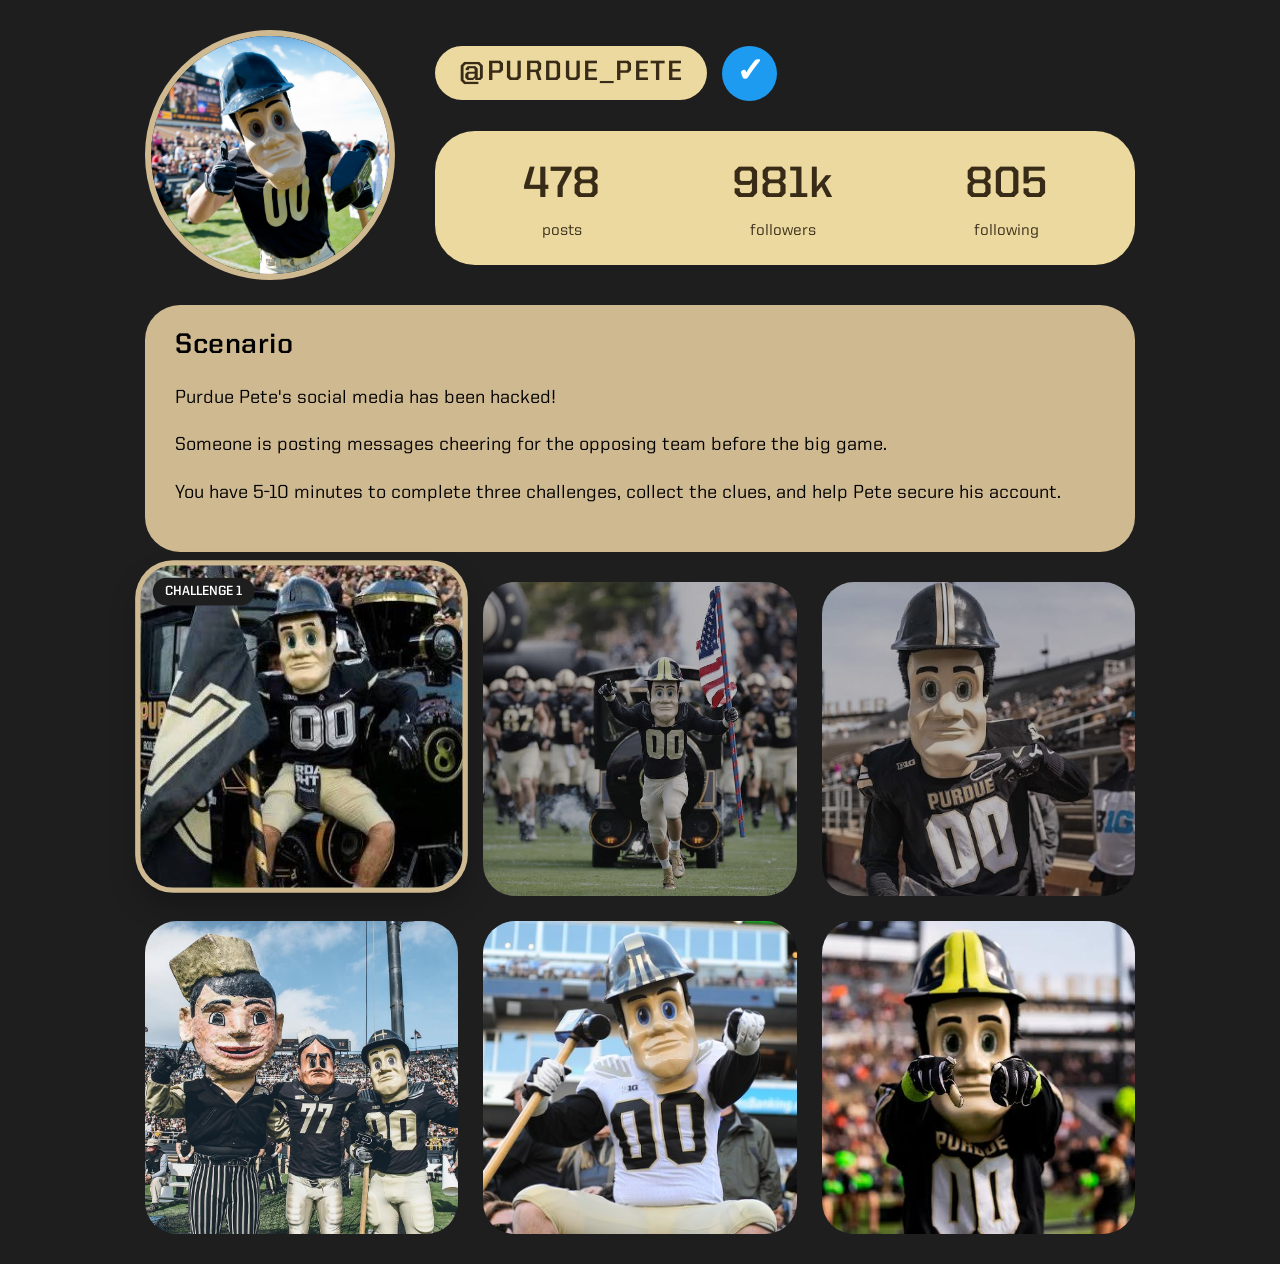
<file: index.html>
<!DOCTYPE html>
<html lang="en">
<head>
    <meta charset="UTF-8">
    <meta name="viewport" content="width=device-width, initial-scale=1.0">
    <title>Boiler Pete Social Page</title>

    <link rel="stylesheet" href="style.css">
    <script src="escape.js" defer></script>
</head>

<body>

    <div class="profile">

        <div class="profile-header">

            <img
                src="images/boilerpete.jpg"
                alt="Profile picture"
                class="profile-picture"
            >

            <div class="profile-info">

                <div class="username-row">
                    <h1>@purdue_pete</h1>
                    <span class="verified">✓</span>
                </div>

                <div class="stats">

                    <div>
                        <span class="number">478</span>
                        <span>posts</span>
                    </div>

                    <div>
                        <span class="number">981k</span>
                        <span>followers</span>
                    </div>

                    <div>
                        <span class="number">805</span>
                        <span>following</span>
                    </div>

                </div>

            </div>

        </div>

        <div class="scenario">

            <h2>Scenario</h2>

            <p>
                Purdue Pete's social media has been hacked!
            </p>

            <p>
                Someone is posting messages cheering for the opposing team before the big game. 
            </p>

            <p>
                You have 5-10 minutes to complete three challenges, collect the clues, and help 
                Pete secure his account.
            </p>

        </div>

        <!-- POSTS / CHALLENGES -->

        <div class="post-grid">
            
            <!-- CHALLENGE 1 -->
             <button class="post challenge" id="challenge1" data-challenge="1">
                <img src="images/boiler pete 1.jpeg" alt="Boiler Pete in the train">
                <span class="challenge-label">Challenge 1</span>
             </button>

            <!-- CHALLENGE 2 -->
            <button class="post challenge" id="challenge2" data-challenge="2">
                <img src="images/bp3.jpeg" alt="Boiler Pete leading the players">
                <span class="challenge-label">Challenge 2</span>
            </button>

            <!-- CHALLENGE 3 -->
            <button class="post challenge" id="challenge3" data-challenge="3">
                <img src="images/bpfootball.jpeg" alt="Boiler Pete in his uniform">
                <span class="challenge-label">Challenge 3</span>
            </button>

            <!-- DECORATIVE POSTS -->
            <div class="post">
                <img src="images/bp4.jpg" alt="All Boiler Pete versions">
            </div>
            <div class="post">
                <img src="images/bp5.jpg" alt="Boiler Pete with a hammer">
            </div>
            <div class="post">
                <img src="images/bp6.jpeg" alt="Boiler Pete pointing">
            </div>

        </div>

    </div>

    <!-- FINAL ESCAPE ROOM SUCCESS POPUP -->
     <div class="popup-overlay" id="finalSuccessPopup">
        <div class="success-popup">
            <div class="success-icon">✓</div>

            <h2>Boiler Pete's Account Is Secure!</h2>

            <p>
                Congratulations! You've completed all three challenges 
                and helped Boiler Pete protect his account from hackers!
            </p>

            <p><strong>Boiler Pete is safe, and the escape room is complete!</strong></p>

            <button type="button" class="continue-button" id="restartEscapeRoom">Play Again</button>
        </div>
     </div>

</body>
</html>
</file>
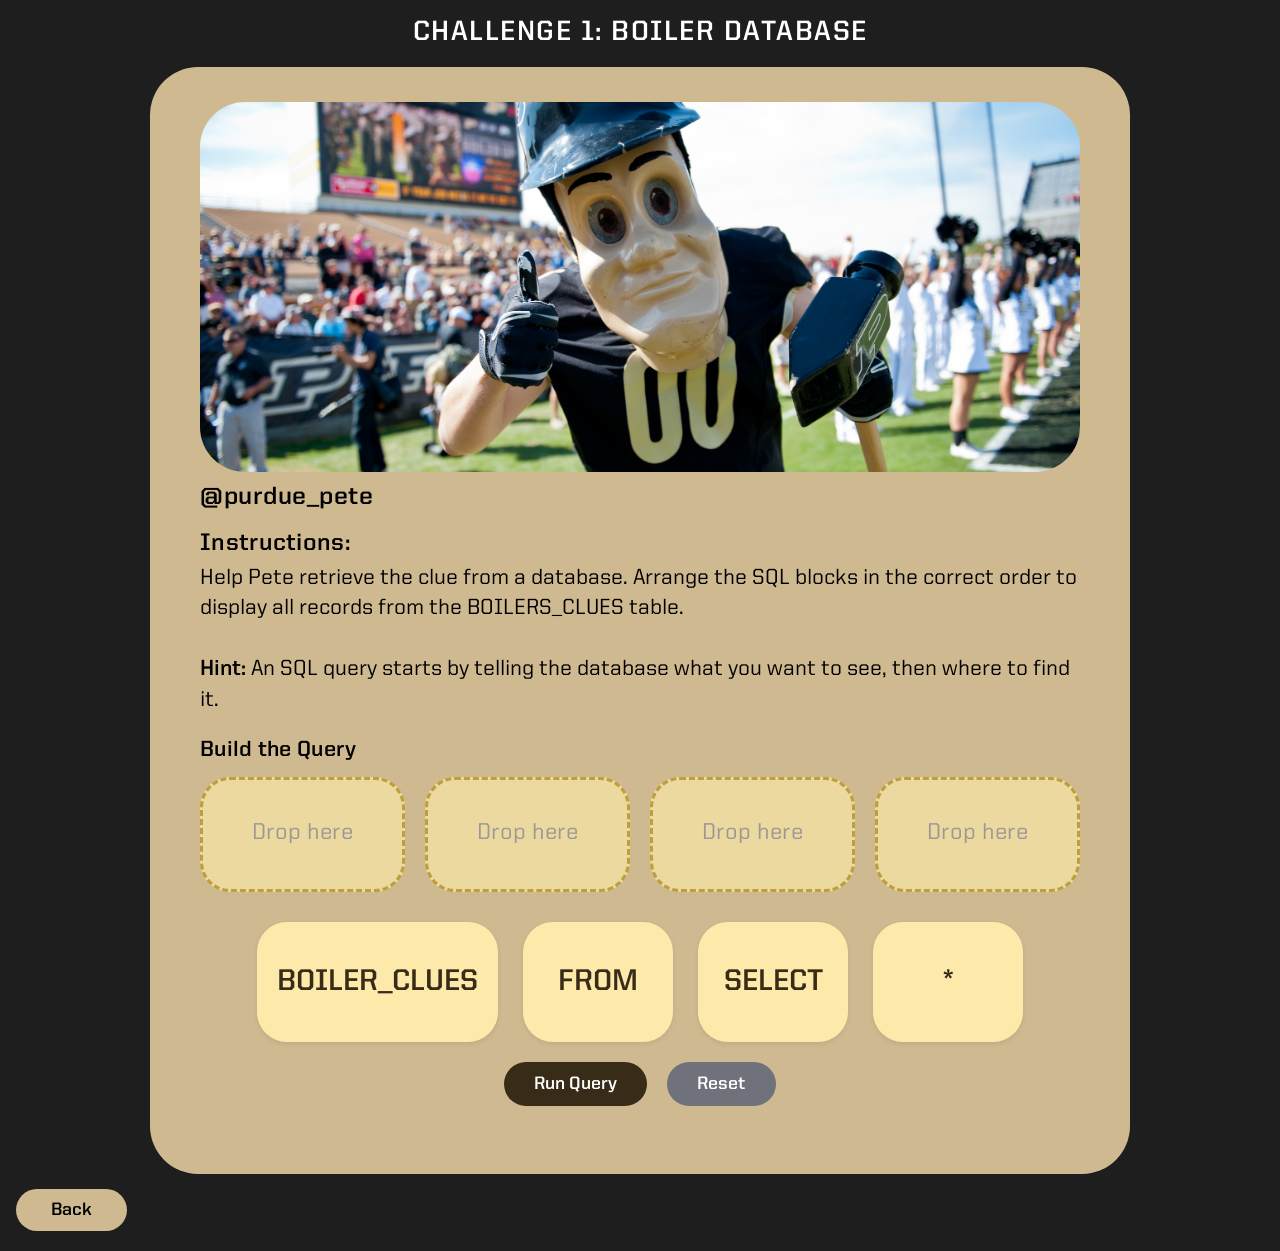
<file: challenge1.html>
<!DOCTYPE html>
<html lang="en">
<head>
    <meta charset="UTF-8">
    <meta name="viewport" content="width=device-width, initial-scale=1.0">
    <title>Boiler Pete Social Page - Challenge 1</title>
    <link rel="stylesheet" href="style.css">
    <script src="escape.js" defer></script>
</head>
<body>
    <h1 class="challenge-title">Challenge 1: Boiler Database</h1>

    <main class="challenge-container">
        
        <!-- IMAGE -->
         <img src="images/boilerpete.jpg" alt="Boiler Pete Purdue Mascot" class="challenge-image">

        <!-- USERNAME -->
         <h2>@purdue_pete</h2>

        <!-- INSTRUCTIONS -->
         <section class="instructions">
            <h3>Instructions:</h3>
            <p>Help Pete retrieve the clue from a database. Arrange the SQL blocks in the correct order to display all records from the BOILERS_CLUES table.</p>
            <p class="hint">
                <strong>Hint:</strong>
                An SQL query starts by telling the database what you want to see, then where to find it.
            </p>
         </section>

         <!-- SQL QUERY AREA -->
          <section class="sql-area">
            <h3>Build the Query</h3>

            <!-- Drop zones -->
             <div class="query-slots" id="querySlots">
                <div class="query-slot" data-position="0">
                    <span>Drop here</span>
                </div>
                <div class="query-slot" data-position="1">
                    <span>Drop here</span>
                </div>
                <div class="query-slot" data-position="2">
                    <span>Drop here</span>
                </div>
                <div class="query-slot" data-position="3">
                    <span>Drop here</span>
                </div>
             </div>

             <!-- Available blocks -->
              <div class="sql-blocks" id="sqlBlocks">
                <div class="sql-block" draggable="true" data-value="RIVALS">BOILER_CLUES</div>
                <div class="sql-block" draggable="true" data-value="FROM">FROM</div>
                <div class="sql-block" draggable="true" data-value="SELECT">SELECT</div>
                <div class="sql-block" draggable="true" data-value="*">*</div>
              </div>

              <div class="query-buttons">
                <button type="button" id="runQuery">Run Query</button>
                <button type="button" id="resetQuery">Reset</button>
              </div>
              <p id="queryMessage" class="query-message"></p>
          </section>
    </main>

    <!-- BACK BUTTON -->
     <button type="button" class="back-button" onclick="window.location.href='index.html'">Back</button>

    <!-- SUCCESS POPUP -->
     <div class="popup-overlay" id="successPopup">
        <div class="success-popup">
            <button type="button" class="close-popup" id="closePopup" aria-label="Close">x</button>
            <div class="success-icon">✓</div>

            <h2>Query Successful!</h2>

            <p>You found a working SQL query.</p>

            <!-- FAKE SQL TABLE -->
            <div class="fake-table-container">
                <h3>RIVALS</h3>
                <table>
                    <thead>
                        <tr>
                            <th>TEAM</th>
                            <th>MESSAGE</th>
                            <th>CODE</th>
                        </tr>
                    </thead>
                    <tbody>
                        <tr>
                            <td>Opponent</td>
                            <td>Good luck!</td>
                            <td>Gold</td>
                        </tr>
                        <tr>
                            <td>Opponent</td>
                            <td>See you Sunday!</td>
                            <td>42</td>
                        </tr>
                        <tr>
                            <td>Opponent</td>
                            <td>We know you're watching.</td>
                            <td>17</td>
                        </tr>
                    </tbody>
                </table>
            </div>

            <!-- NEXT CHALLENGE CLUE -->
            <div class="next-clue">
                <h3>Clue for the next challenge</h3>
                <p>The password needs something Boiler Pete already knows.</p>
                <p><strong>Look at the CODE column.</strong></p>
            </div>
            <button type="button" class="continue-button" id="continueButton">Continue</button>
        </div>
     </div>
</body>
</html>
</file>
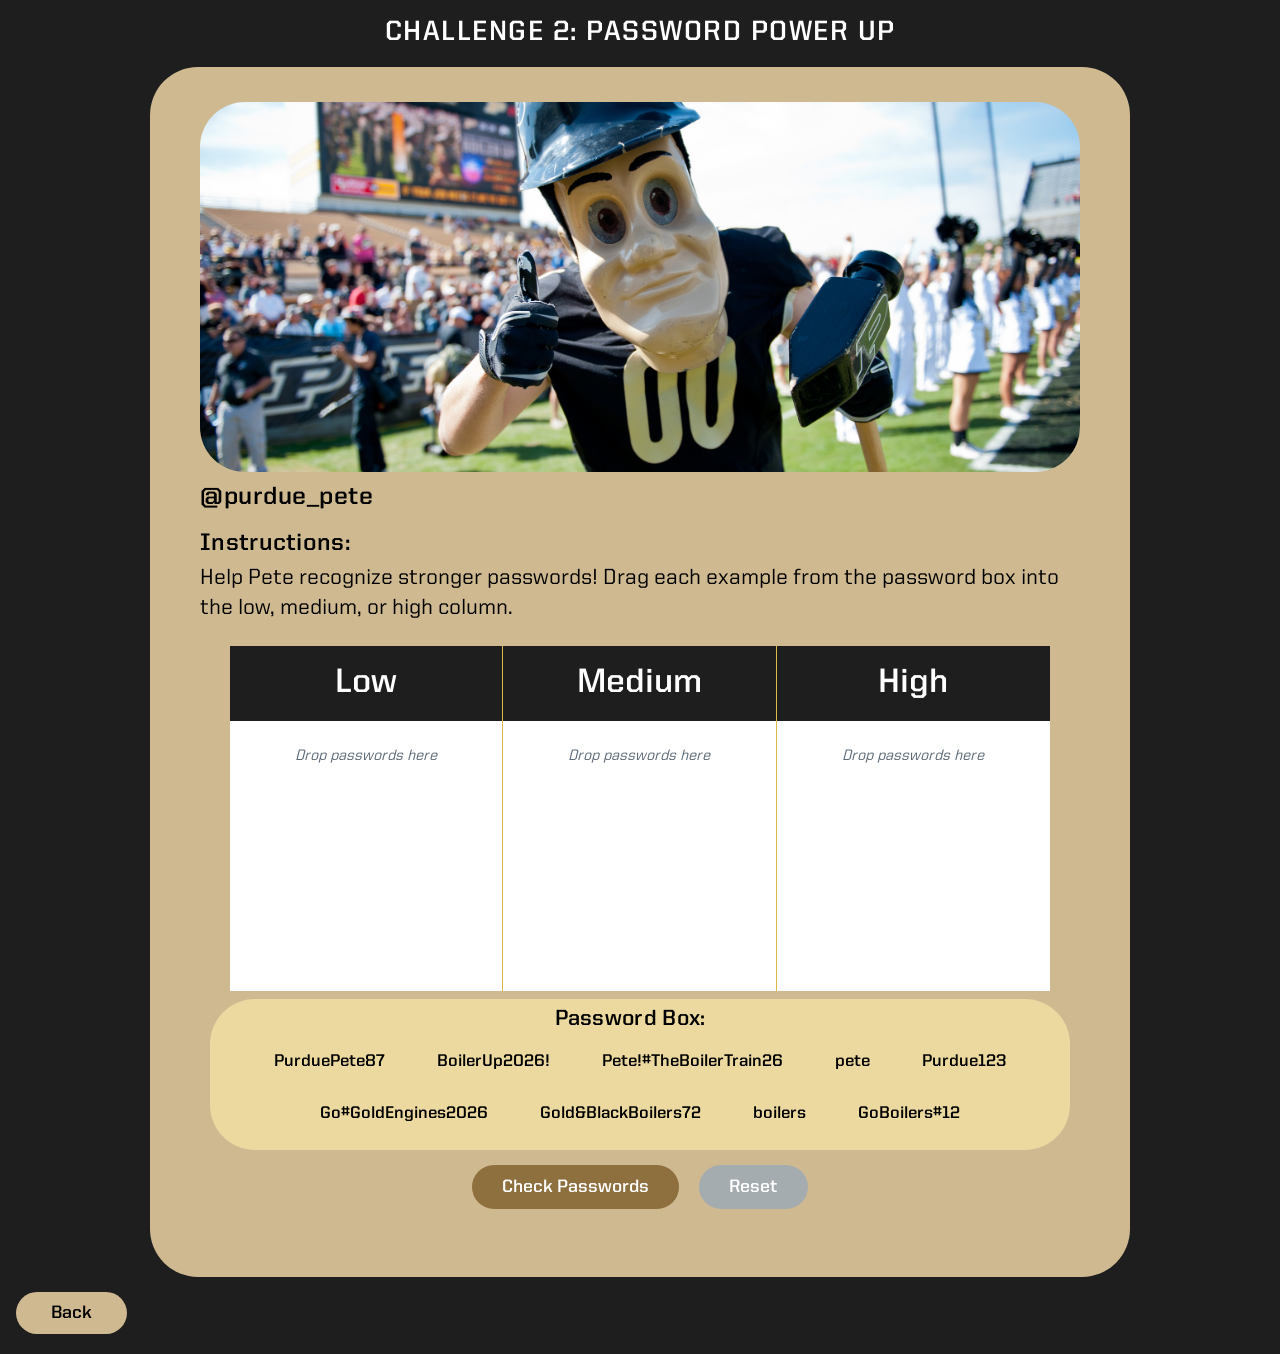
<file: challenge2.html>
<!DOCTYPE html>
<html lang="en">
<head>
    <meta charset="UTF-8">
    <meta name="viewport" content="width=device-width, initial-scale=1.0">
    <title>Boiler Pete Social Page - Challenge 2</title>
    <link rel="stylesheet" href="style.css">
    <script src="escape.js" defer></script>
</head>
<body>
    <h1 class="challenge-title">Challenge 2: Password Power Up</h1>
    <main class="challenge-container">

        <!-- IMAGE -->
         <img src="images/boilerpete.jpg" alt="Boiler Pete Purdue Mascot" class="challenge-image">

        <!-- USERNAME -->
         <h2>@purdue_pete</h2>

        <!-- INSTRUCTIONS -->
         <section class="instructions">
            <h3>Instructions:</h3>
            <p>
                Help Pete recognize stronger passwords! Drag each example from the password box into the low, 
                medium, or high column.
            </p>
         </section>

         <!-- PASSWORD PUZZLE -->
          <section class="password-area">
            
            <!-- SECURITY LEVEL COLUMNS -->
             <div class="password-columns">
                
                <!-- LOW -->
                 <div class="password-column" data-level="low">
                    <div class="password-column-header">Low</div>
                    <div class="password-drop-zone">
                        <p class="drop-message">Drop passwords here</p>
                    </div>
                 </div>

                <!-- MEDIUM -->
                 <div class="password-column" data-level="medium">
                    <div class="password-column-header">Medium</div>
                    <div class="password-drop-zone">
                        <p class="drop-message">Drop passwords here</p>
                    </div>
                 </div>

                <!-- HIGH -->
                 <div class="password-column" data-level="high">
                    <div class="password-column-header">High</div>
                    <div class="password-drop-zone">
                        <p class="drop-message">Drop passwords here</p>
                    </div>
                 </div>
             </div>

            <!-- PASSWORD BOX -->
             <div class="password-box">
                <h3>Password Box:</h3>
                <div class="password-options" id="passwordOptions">
                    <div class="password-item" draggable="true" data-password="PurduePete87" data-level="medium">PurduePete87</div>
                    <div class="password-item" draggable="true" data-password="BoilerUp2026!" data-level="medium">BoilerUp2026!</div>
                    <div class="password-item" draggable="true" data-password="Pete!#TheBoilerTrain26" data-level="high">Pete!#TheBoilerTrain26</div>
                    <div class="password-item" draggable="true" data-password="pete" data-level="low">pete</div>
                    <div class="password-item" draggable="true" data-password="Purdue123" data-level="low">Purdue123</div>
                    <div class="password-item" draggable="true" data-password="Go#GoldEngines2026" data-level="high">Go#GoldEngines2026</div>
                    <div class="password-item" draggable="true" data-password="Gold&BlackBoilers72" data-level="high">Gold&BlackBoilers72</div>
                    <div class="password-item" draggable="true" data-password="boilers" data-level="low">boilers</div>
                    <div class="password-item" draggable="true" data-password="GoBoilers#12" data-level="medium">GoBoilers#12</div>
                </div>
             </div>
            <!-- BUTTONS -->
             <div class="password-buttons">
                <button type="button" id="checkPasswords">Check Passwords</button>
                <button type="button" id="resetPasswords">Reset</button>
             </div>
             <p id="passwordMessage" class="query-message"></p>
          </section>
    </main>

    <!-- BACK BUTTON -->
     <button type="button" class="back-button" onclick="window.location.href='index.html'">Back</button>
    
    <!-- SUCCESS POPUP -->
     <div class="popup-overlay" id="passwordSuccessPopup">
        <div class="success-popup">
            <button type="button" class="close-popup" id="closePasswordPopup" aria-label="Close">x</button>
            <div class="success-icon">✓</div>
            <h2>Password Security Check Complete!</h2>
            <p>You correctly identified the security level of every password.</p>

            <!-- NEXT CHALLENGE CLUE -->
             <div class="next-clue">
                <h3>Clue for the next challenge</h3>
                <p>Boiler Pete is receiving messages from people claiming to know him.</p>
                <p><strong>Not every message is what it appears to be.</strong></p>
             </div>
             <button type="button" class="continue-button" id="continuePasswordButton">Continue</button>
        </div>
     </div>
</body>
</html>
</file>
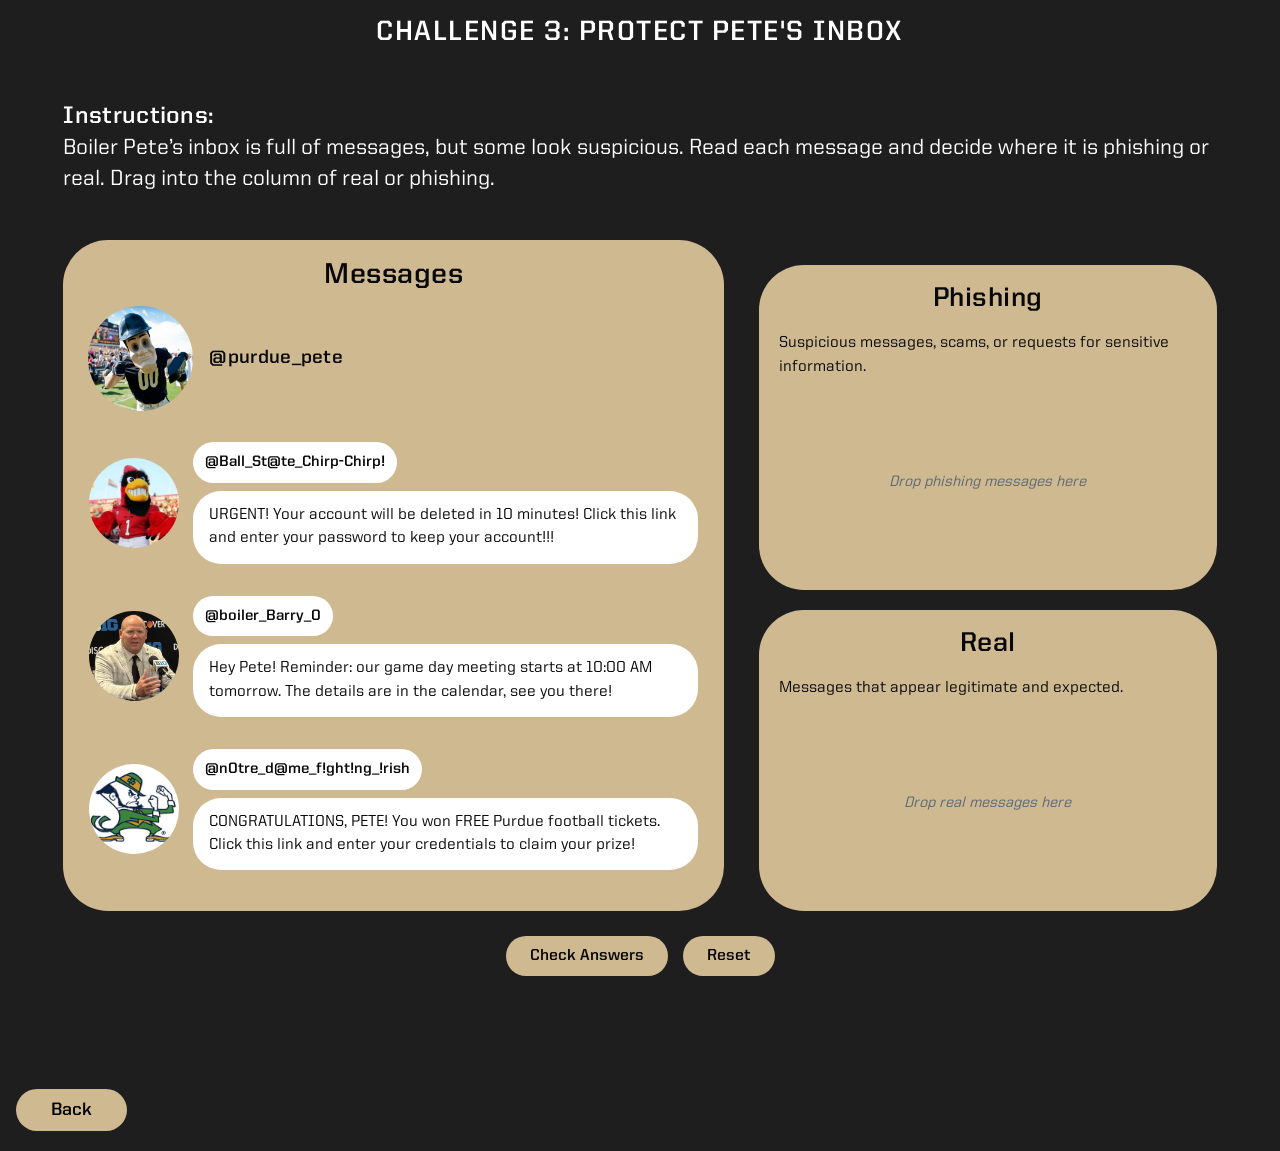
<file: challenge3.html>
<!DOCTYPE html>
<html lang="en">
<head>
    <meta charset="UTF-8">
    <meta name="viewport" content="width=device-width, initial-scale=1.0">
    <title>Boiler Pete Social Page - Challenge 3</title>
    <link rel="stylesheet" href="style.css">
    <script src="escape.js" defer></script>
</head>
<body>
    <h1 class="challenge-title">Challenge 3: Protect Pete's Inbox</h1>
    <main class="challenge3-container">
        <section class="instructions challenge3-instructions">
            <h3>Instructions:</h3>
            <p>
                Boiler Pete’s inbox is full of messages, but some look suspicious. Read each message and decide 
                where it is phishing or real. Drag into the column of real or phishing.
            </p>
        </section>
        <section class="message-game">

            <!-- LEFT SIDE: BLUE'S INBOX -->
             <div class="inbox-panel">
                <h2>Messages</h2>
                <div class="inbox-profile">
                    <img src="images/boilerpete.jpg" alt="Boiler Pete Purdue Mascot">
                    <h3>@purdue_pete</h3>
                </div>
                <div class="message-list" id="messageList">
                    <article class="message-card" draggable="true" data-answer="phishing">
                        <img src="images/ball state.jpeg" alt="Sender avatar">
                        <div class="message-content">
                            <div class="message-sender">@Ball_St@te_Chirp-Chirp!</div>
                            <div class="message-bubble">
                                URGENT! Your account will be deleted in 10 minutes! Click this link and enter your password 
                                to keep your account!!!
                            </div>
                        </div>
                    </article>
                    <article class="message-card" draggable="true" data-answer="real">
                        <img src="images/barrypurdue.jpeg" alt="Sender avatar">
                        <div class="message-content">
                            <div class="message-sender">@boiler_Barry_O</div>
                            <div class="message-bubble">
                                Hey Pete! Reminder: our game day meeting starts at 10:00 AM tomorrow. The details are in the 
                                calendar, see you there!
                            </div>
                        </div>
                    </article>
                    <article class="message-card" draggable="true" data-answer="phishing">
                        <img src="images/notre dame 1.jpeg" alt="Sender avatar">
                        <div class="message-content">
                            <div class="message-sender">@n0tre_d@me_f!ght!ng_!rish</div>
                            <div class="message-bubble">
                                CONGRATULATIONS, PETE! You won FREE Purdue football tickets. Click this link and enter 
                                your credentials to claim your prize!
                            </div>
                        </div>
                    </article>
                </div>
             </div>

            <!-- RIGHT SIDE: SORTING COLUMNS -->
             <div class="sorting-panels">

                <section class="sorting-panel">
                    <h2>Phishing</h2>
                    <p class="sorting-hint">Suspicious messages, scams, or requests for sensitive information.</p>
                    <div class="message-drop-zone" data-category="phishing" aria-label="Drop phishing messages here">
                        <p class="drop-message">Drop phishing messages here</p>
                    </div>
                </section>

                <section class="sorting-panel">
                    <h2>Real</h2>
                    <p class="sorting-hint">Messages that appear legitimate and expected.</p>
                    <div class="message-drop-zone" data-category="real" aria-label="Drop real messages here">
                        <p class="drop-message">Drop real messages here</p>
                    </div>
                </section>

             </div>
        </section>

        <div class="message-buttons">
            <button type="button" id="checkMessages">Check Answers</button>
            <button type="button" id="resetMessages">Reset</button>
        </div>

        <p id="messageResult" class="query-message" aria-live="polite"></p>
    </main>

    <button type="button" class="back-button" onclick="window.location.href='index.html'">Back</button>

    <!-- SUCCESS POPUP-->
     <div class="popup-overlay" id="messageSuccessPopup">
        <div class="success-popup">
            <button type="button" class="close-popup" id="closeMessagePopup" aria-label="Close">x</button>

            <div class="success-icon">✓</div>
            <h2>Challenge Complete!</h2>

            <p>
                Great job! You correctly identified the phishing messages 
                and the real message in Boiler Pete's inbox.
            </p>
            <div class="next-clue">
                <h3>Challenge Completed</h3>
                <p>
                    You helped Boiler Pete spot suspicious messages and protect
                    his account. All three challenges are now complete!
                </p>
            </div>

            <button type="button" class="continue-button" id="continueMessageButton">Finish Escape Room</button>
        </div>
     </div>
</body>
</html>
</file>
<file: style.css>
@font-face {
    font-family: 'United Sans';
    src: url('./UnitedSans_purdue_2023/UnitedSansRgMd.otf') format('opentype');
    font-weight: 500;
    font-style: normal;
}

@font-face {
    font-family: 'United Sans';
    src: url('./UnitedSans_purdue_2023/UnitedSansRgBd.otf') format('opentype');
    font-weight: 700;
    font-style: normal;
}

@font-face {
    font-family: 'United Sans';
    src: url('./UnitedSans_purdue_2023/UnitedSansRgBk.otf') format('opentype');
    font-weight: 800;
    font-style: normal;
}

* {
    box-sizing: border-box;
}

body {
    margin: 0;
    font-family: 'United Sans', Arial, Helvetica, sans-serif;
    background-color: #1e1e1e;
    color: #000000;
    font-size: 16px;
    line-height: 1.5;
}

h1,
h2,
h3,
.challenge-title {
    font-family: 'United Sans', Impact, sans-serif;
    font-weight: 600;
    line-height: 1.1;
}

h1,
.challenge-title {
    letter-spacing: 1.5px;
    text-transform: uppercase;
}

h2 {
    letter-spacing: 0.5px;
}

h3 {
    letter-spacing: 0.3px;
}

p,
button,
input,
textarea,
select,
.message-sender,
.message-bubble,
.sql-block,
.password-item {
    font-family: 'United Sans', Arial, Helvetica, sans-serif;
}

.profile {
    max-width: 1050px;
    margin: 0 auto;
    padding: 30px;
}

/* PROFILE HEADER */

.profile-header {
    display: flex;
    align-items: center;
    gap: 40px;
}

.profile-picture {
    width: 250px;
    height: 250px;
    border-radius: 50%;
    object-fit: cover;
    border: 6px solid #cfb991;
}

.profile-info {
    flex: 1;
}

.username-row {
    display: flex;
    align-items: center;
    gap: 15px;
}

.username-row h1 {
    background-color: #ebd99f;
    color: #382c18;
    padding: 12px 24px;
    border-radius: 30px;
    margin: 0;
    font-size: 28px;
}

.verified {
    width: 55px;
    height: 55px;
    display: flex;
    align-items: center;
    justify-content: center;
    border-radius: 50%;
    background-color: #1d9bf0;
    color: white;
    font-size: 34px;
    font-weight: bold;
}

/* STATS */

.stats {
    margin-top: 30px;
    background-color: #ebd99f;
    color: #382c18;
    border-radius: 40px;
    padding: 22px;
    display: flex;
    justify-content: space-around;
    text-align: center;
}

.stats div {
    display: flex;
    flex-direction: column;
}

.number {
    font-size: 44px;
    font-weight: bold;
}

/* SCENARIO */

.scenario {
    margin-top: 25px;
    background-color: #cfb991;
    color: #000000;
    border-radius: 35px;
    padding: 25px 30px;
    font-size: 19px;
    line-height: 1.5;
}

.scenario h2 {
    margin-top: 0;
}

/* POSTS */

.post-grid {
    margin-top: 30px;
    display: grid;
    grid-template-columns: repeat(3, 1fr);
    gap: 25px;
}

.post {
    position: relative;
    width: 100%;
    aspect-ratio: 1 / 1;
    overflow: hidden;
    padding: 0;
    border: none;
    border-radius: 32px;
    background-color: #cfb991;
}

.post img {
    width: 100%;
    height: 100%;
    display: block;
    object-fit: cover;
}

.challenge {
    cursor: not-allowed;
    transition: transform 0.25s ease, box-shadow 0.25s ease, filter 0.25s ease;
}

.challenge.locked {
    cursor: not-allowed;
    filter: saturate(0.7);
    opacity: 0.7;
}

.challenge.active {
    cursor: pointer;
    transform: translateY(-12px) scale(1.03);
    box-shadow: 0 0 0 5px #cfb991, 0 15px 30px rgba(0, 0, 0, 0.3);
    z-index: 5;
}

.challenge.active:hover {
    transform: translateY(-18px) scale(1.05);
    box-shadow: 0 0 0 6px #cfb991, 0 20px 35px rgba(0, 0, 0, 0.35);
}

.challenge-label {
    position: absolute;
    top: 12px;
    left: 12px;
    padding: 7px 12px;
    border-radius: 15px;
    background-color: #1e1e1e;
    color: white;
    font-size: 13px;
    font-weight: bold;
    text-transform: uppercase;
}

.challenge.locked .challenge-label {
    display: none;
}

.challenge.complete {
    cursor: default;
    opacity: 0.75;
    filter: saturate(0.7);
}

.challenge.complete::after {
    content: "✓ SOLVED";
    position: absolute;
    top: 12px;
    right: 12px;
    padding: 7px 11px;
    border-radius: 15px;
    background-color: #477329;
    color: white;
    font-size: 13px;
    font-weight: bold;
}

/* CHALLENGE PAGES */

.challenge-title {
    margin: 18px 0;
    text-align: center;
    color: white;
    font-size: 28px;
}

.challenge-container {
    width: min(980px, calc(100% - 40px));
    margin: 0 auto;
    padding: 35px 50px 25px;
    background-color: #cfb991;
    border-radius: 48px;
}

.challenge-image {
    display: block;
    width: 100%;
    height: 370px;
    object-fit: cover;
    border-radius: 45px;
}

.challenge-container > h2 {
    margin: 12px 0 20px;
    font-size: 25px;
}

.instructions h3 {
    margin: 0 0 5px;
    font-size: 24px;
}

.instructions p {
    margin: 5px 0 22px;
    font-size: 22px;
    line-height: 1.4;
}

.instructions .hint {
    margin-top: 30px;
}

/* CHALLENGE 1 */
.sql-area {
    margin-top: 20px;
}

.sql-area > h3 {
    margin-bottom: 15px;
    font-size: 22px;
}

.query-slots {
    display: grid;
    grid-template-columns: repeat(4, 1fr);
    gap: 20px;
    margin-bottom: 25px;
}

.query-slot {
    display: flex;
    align-items: center;
    justify-content: center;
    min-height: 115px;
    padding: 10px;
    border: 3px dashed #be9f3b;
    border-radius: 30px;
    background-color: #ebd99f;
    color: #9d9795;
    font-size: 23px;
    transition: background-color 0.2s ease, border-color 0.2s ease;
}

.query-slot.drag-over {
    border-color: #ddb945;
    background-color: #f9e6a8;
}

.query-slot .sql-block {
    width: 100%;
    margin: 0;
}

.sql-blocks {
    display: flex;
    justify-content: center;
    gap: 25px;
    flex-wrap: wrap;
    min-height: 130px;
    padding: 5px;
}

.sql-block {
    display: flex;
    align-items: center;
    justify-content: center;
    min-width: 150px;
    min-height: 110px;
    padding: 20px;
    border-radius: 30px;
    background-color: #fdeaab;
    color: #382c18;
    font-size: 30px;
    font-weight: bold;
    cursor: grab;
    user-select: none;
    box-shadow: 0 2px 5px rgba(0, 0, 0, 0.08);
    transition: transform 0.2s ease, box-shadow 0.2s ease;
}

.sql-block:hover {
    transform: translateY(-5px);
    box-shadow: 0 8px 15px rgba(0, 0, 0, 0.15);
}

.sql-block:active {
    cursor: grabbing;
    transform: scale(0.97);
}

.query-buttons {
    display: flex;
    justify-content: center;
    gap: 20px;
    margin-top: 15px;
}

.query-buttons button,
.continue-button {
    padding: 13px 30px;
    border: none;
    border-radius: 25px;
    background-color: #382c18;
    color: white;
    font-size: 18px;
    font-weight: bold;
    cursor: pointer;
}

.query-buttons button:hover,
.continue-button:hover {
    background-color: #806537;
}

#resetQuery {
    background-color: #6f727b;
}

#resetQuery:hover {
    background-color: #9a9697;
}

.query-message {
    min-height: 28px;
    margin: 15px 0 0;
    text-align: center;
    font-size: 18px;
    font-weight: bold;
}

.query-message.error {
    color: rgb(167, 0, 0);
}

.query-message.success {
    color: #477329;
}

.back-button {
    margin: 15px 0 20px 16px;
    padding: 12px 35px;
    border: none;
    border-radius: 25px;
    background-color: #cfb991;
    font-size: 18px;
    font-weight: bold;
    cursor: pointer;
}

.back-button:hover {
    background-color: #f2d9ac;
}

.popup-overlay {
    position: fixed;
    inset: 0;
    display: none;
    align-items: center;
    justify-content: center;
    padding: 20px;
    background-color: rgba(0, 0, 0, 0.65);
    z-index: 1000;
}

.popup-overlay.show {
    display: flex;
}

.success-popup {
    position: relative;
    width: min(650px, 100%);
    max-height: 90vh;
    overflow-y: auto;
    padding: 35px;
    border-radius: 35px;
    background-color: #cfb991;
    text-align: center;
    box-shadow: 0 20px 50px rgba(0, 0, 0, 0.35);
    animation: popupAppear 0.25s ease;
}

@keyframes popupAppear {
    from {
        opacity: 0;
        transform: scale(0.9);
    }
    to {
        opacity: 1;
        transform: scale(1);
    }
}

.success-icon {
    display: flex;
    align-items: center;
    justify-content: center;
    width: 65px;
    height: 65px;
    margin: 0 auto 10px;
    border-radius: 50%;
    background-color: #477329;
    color: white;
    font-size: 40px;
    font-weight: bold;
}

.success-popup h2 {
    margin: 5px 0 10px;
    font-size: 30px;
}

.success-popup > p {
    font-size: 18px;
}

.close-popup {
    position: absolute;
    top: 15px;
    right: 20px;
    border: none;
    background: none;
    font-size: 32px;
    cursor: pointer;
    color: #333;
}

.close-popup:hover {
    color: #000;
}

.fake-table-container {
    margin: 25px 0;
    padding: 18px;
    border-radius: 20px;
    background-color: #fff4c7;
    border: 2px solid #d6bd5b;
}

.fake-table-container h3 {
    margin: 0 0 12px;
    text-align: left;
    font-size: 20px;
}

table {
    width: 100%;
    border-collapse: collapse;
    font-size: 15px;
}

th,
td {
    padding: 11px;
    border: 1px solid #d6bd5b;
    text-align: left;
}

th {
    background-color: #1e1e1e;
    color: white;
}

td {
    background-color: white;
}

.next-clue {
    margin: 20px 0;
    padding: 18px;
    border-radius: 20px;
    background-color: #fff4c7;
    border: 2px solid #d6bd5b;
    text-align: left;
}

.next-clue h3 {
    margin-top: 0;
    font-size: 20px;
}

.next-clue p {
    margin: 7px 0;
    font-size: 17px;
    line-height: 1.4;
}

.continue-button {
    background-color: #555960;
}

.continue-button:hover {
    background-color: #6f727b;
}

/* CHALLENGE 2 */
.password-area {
    margin-top: 20px;
}

.password-columns {
    display: grid;
    grid-template-columns: repeat(3, 1fr);
    gap: 0;
    margin: 10px auto 8px;
    max-width: 820px;
    background-color: white;
}

.password-column {
    min-width: 0;
    border-right: 1px solid #ddb945;
}

.password-column:last-child {
    border-right: none;
}

.password-column-header {
    display: flex;
    align-items: center;
    justify-content: center;
    min-height: 75px;
    background-color: #1e1e1e;
    color: white;
    font-size: 34px;
    font-weight: bold;
    text-align: center;
}

.password-drop-zone {
    min-height: 270px;
    padding: 12px;
    background-color: #ffffff;
    transition: background-color 0.2s ease, box-shadow 0.2s ease;
}

.password-drop-zone.drag-over {
    background-color: #c4bfc0;
    box-shadow: inset 0 0 0 4px #9d9795;
}

.drop-message {
    margin: 15px 0;
    text-align: center;
    color: #9a9a9a;
    font-size: 16px;
    font-style: italic;
    pointer-events: none;
}

.password-drop-zone .password-item {
    width: 100%;
    margin-bottom: 8px;
}

.password-drop-zone .password-item:last-child {
    margin-bottom: 0;
}

.password-box {
    max-width: 860px;
    margin: 0 auto;
    padding: 8px 35px;
    border-radius: 45px;
    background-color: #ebd99f;
    text-align: center;
}

.password-box h3 {
    display: inline-block;
    margin: 0 20px 0 0;
    font-size: 22px;
}

.password-options {
    display: flex;
    justify-content: center;
    align-items: center;
    gap: 10px 28px;
    flex-wrap: wrap;
    min-height: 85px;
    padding: 8px 0;
}

.password-item {
    display: inline-flex;
    align-items: center;
    justify-content: center;
    padding: 8px 12px;
    border-radius: 10px;
    background-color: transparent;
    font-size: 17px;
    font-weight: bold;
    cursor: grab;
    user-select: none;
    transition: transform 0.2s ease, background-color 0.2s ease, box-shadow 0.2s ease;
}

.password-item:hover {
    transform: translateY(-3px);
    background-color: #c4bfc0;
    box-shadow: 0 3px 8px rgba(0, 0, 0, 0.12);
}

.password-item:active {
    cursor: grabbing;
    transform: scale(0.97);
}

.password-item.dragging {
    opacity: 0.45;
}

.password-drop-zone .password-item {
    padding: 10px;
    background-color: #c4bfc0;
    border-radius: 12px;
    font-size: 16px;
    cursor: grab;
    overflow-wrap: anywhere;
}

.password-buttons {
    display: flex;
    justify-content: center;
    gap: 20px;
    margin-top: 15px;
}

.password-buttons button {
    padding: 13px 30px;
    border: none;
    border-radius: 25px;
    background-color: #8e6f3e;
    color: white;
    font-size: 18px;
    font-weight: bold;
    cursor: pointer;
}

.password-buttons button:hover {
    background-color: #6e5830;
}

#resetPasswords {
    background-color: #a5acaf;
}

#resetPasswords:hover {
    background-color: #878c8f;
}

/* CHALLENGE 3: PHISHING OR REAL ; the container is different here because of the different layout */

.challenge3-container {
    width: 94%;
    max-width: 1250px;
    margin: 30px auto;
    padding: 25px;
    box-sizing: border-box;
}

.challenge3-instructions {
    margin: 0 0 45px;
    color: white;
    font-size: 1.25rem;
    line-height: 1.5;
}

.challenge3-instructions h3 {
    margin-bottom: 3px;
}

.challenge3-instructions p {
    margin-top: 0;
}

.message-game {
    display: grid;
    grid-template-columns: 1.3fr 0.9fr;
    gap: 35px;
    align-items: stretch;
}

.inbox-panel {
    min-width: 0;
    padding: 20px;
    background: #cfb991;
    border-radius: 45px;
    color: #080808;
}

.inbox-panel > h2 {
    margin: 0 0 15px;
    text-align: center;
    font-size: 1.8rem;
}

.inbox-profile {
    display: flex;
    align-items: center;
    gap: 16px;
    margin-bottom: 25px;
    padding: 0 5px;
}

.inbox-profile img {
    width: 105px;
    height: 105px;
    flex-shrink: 0;
    border-radius: 50%;
    object-fit: cover;
}

.inbox-profile h3 {
    overflow-wrap: anywhere;
    font-size: 1.2rem;
}

.message-list {
    display: flex;
    flex-direction: column;
    gap: 20px;
    min-height: 200px;
}

.message-card {
    display: flex;
    align-items: center;
    gap: 14px;
    min-width: 0;
    padding: 4px;
    border: 2px solid transparent;
    border-radius: 20px;
    cursor: grab;
    transition: background-color 0.15s, border-color 0.15s;
}

.message-card:hover {
    background-color: rgba(255, 255, 255, 0.35);
    border-color: #8e6f3e;
}

.message-card:active {
    cursor: grabbing;
}

.message-card.dragging {
    opacity: 0.45;
}

.message-card > img {
    width: 90px;
    height: 90px;
    flex: 0 0 90px;
    border-radius: 50%;
    object-fit: cover;
}

.message-content {
    flex: 1;
    min-width: 0;
}

.message-sender {
    display: inline-block;
    max-width: 100%;
    margin-bottom: 8px;
    padding: 9px 12px;
    border-radius: 22px;
    background: white;
    font-size: 0.95rem;
    font-weight: bold;
    overflow-wrap: anywhere;
}

.message-bubble {
    padding: 13px 16px;
    border-radius: 28px;
    background: white;
    font-size: 1rem;
    line-height: 1.45;
    overflow-wrap: anywhere;
}

.sorting-panels {
    display: flex;
    flex-direction: column;
    gap: 20px;
    min-width: 0;
    padding-top: 25px;
}

.sorting-panel {
    min-width: 0;
    min-height: 290px;
    padding: 20px;
    border-radius: 45px;
    background: #cfb991;
    color: #080808;
}

.sorting-panel h2 {
    margin: 0 0 10px;
    text-align: center;
    font-size: 1.7rem;
}

.message-drop-zone {
    display: flex;
    flex-direction: colunn;
    gap: 12px;
    min-height: 175px;
    padding: 10px 0;
    border: 2px dashed transparent;
    border-radius: 20px;
    transition: background-color 0.15s, border-color 0.15s;
}

.message-drop-zone.drag-over {
    border-color: #8e6f3e;
    background: rgba(255, 255, 255, 0.55);
}

.drop-message {
    margin: auto;
    padding: 12px;
    color: #596875;
    text-align: center;
    font-size: 0.95rem;
}

.message-drop-zone .message-card {
    align-items: flex-start;
    gap: 8px;
    padding: 2px;
}

.message-drop-zone .message-card > img {
    width: 55px;
    height: 55px;
    flex-basis: 55px;
}

.message-drop-zone .message_sender {
    margin-bottom: 5px;
    padding: 6px 9px;
    font-size: 0.75rem;
}

.message-drop-zone .message-bubble {
    padding: 9px 11px;
    border-radius: 20px;
    font-size: 0.78rem;
    line-height: 1.35;
}

.message-buttons {
    display: flex;
    justify-content: center;
    flex-wrap: wrap;
    gap: 15px;
    margin: 25px 0 10px;
}

.message-buttons button {
    padding: 12px 24px;
    border: none;
    border-radius: 25px;
    background: #cfb991;
    color: #080808;
    font-size: 1rem;
    font-weight: bold;
    cursor: pointer;
}

.message-buttons button:hover {
    background: #f9dfae;
}

#messageResult {
    text-align: center;
    font-weight: bold;
}

/* MOBILE */

@media (max-width: 750px) {
    .profile-header {
        flex-direction: column;
        text-align: center;
    }

    .username-row {
        justify-content: center;
    }

    .post-grid {
        grid-template-columns: repeat(2, 1fr);
    }

    .challenge.active {
        transform: translateY(-7px) scale(1.03);
    }

    .challenge-container {
        width: calc(100% - 20px);
        padding: 25px;
        border-radius: 30px;
    }
    
    .challenge-image {
        height: 250px;
        border-radius: 25px;
    }

    .instructions p {
        font-size: 18px;
    }

    .query-slots {
        grid-template-columns: repeat(2, 1fr);
        gap: 12px;
    }

    .sql-block {
        min-width: 120px;
        min-height: 80px;
        font-size: 22px;
    }

    .query-buttons {
        flex-direction: column;
    }

    .query-buttons button {
        width: 100%;
    }

    .password-columns {
        grid-template-columns: 1fr;
    }

    .password-column {
        border-right: none;
        border-bottom: 1px solid #d0d0d0;
    }

    .password-column:last-child {
        border-bottom: none;
    }

    .password-drop-zone {
        min-height: 150px;
    }

    .password-column-header {
        min-height: 60px;
        font-size: 28px;
    }

    .password-box {
        padding: 12px 20px;
        border-radius: 30px;
    }

    .password-options {
        gap: 6px 12px;
    }

    .password-buttons {
        flex-direction: column;
    }

    .password-buttons button {
        width: 100%;
    }
}

/* FINAL HOMEPAGE SUCCESS POPUP */

#finalSuccessPopup .success-popup {
    width: 90%;
    max-width: 600px;
    box-sizing: border-box;
}

#finalSuccessPopup .success-icon {
    margin-bottom: 15px;
}

#finalSuccessPopup h2 {
    margin-bottom: 15px;
}

#finalSuccessPopup p {
    line-height: 1.6;
}

#restartEscapeRoom {
    margin-top: 15px;
    cursor: pointer;
}

@media (max-width: 850px) {
    .message-game {
        grid-template-columns: 1fr;
        gap: 25px;
    }

    .sorting-panels {
        padding-top: 0;
    }

    .sorting-panel {
        min-height: 220px;
    }
}

@media (max-width: 500px) {
    .challenge3-container {
        width: 100%;
        padding: 12px;
    }

    .challenge3-instructions {
        font-size: 1rem;
        margin-bottom: 25px;
    }

    .inbox-panel,
    .sorting-panel {
        padding: 14px;
        border-radius: 28px;
    }

    .inbox-profile img {
        width: 75px;
        height: 75px;
    }

    .inbox-profile h3 {
        font-size: 1rem;
    }

    .message-card {
        gap: 8px;
    }

    .message-card > img {
        width: 60px;
        height: 60px;
        flex-basis: 60px;
    }

    .message-bubble {
        padding: 10px 12px;
        font-size: 0.9rem;
    }
}
</file>
